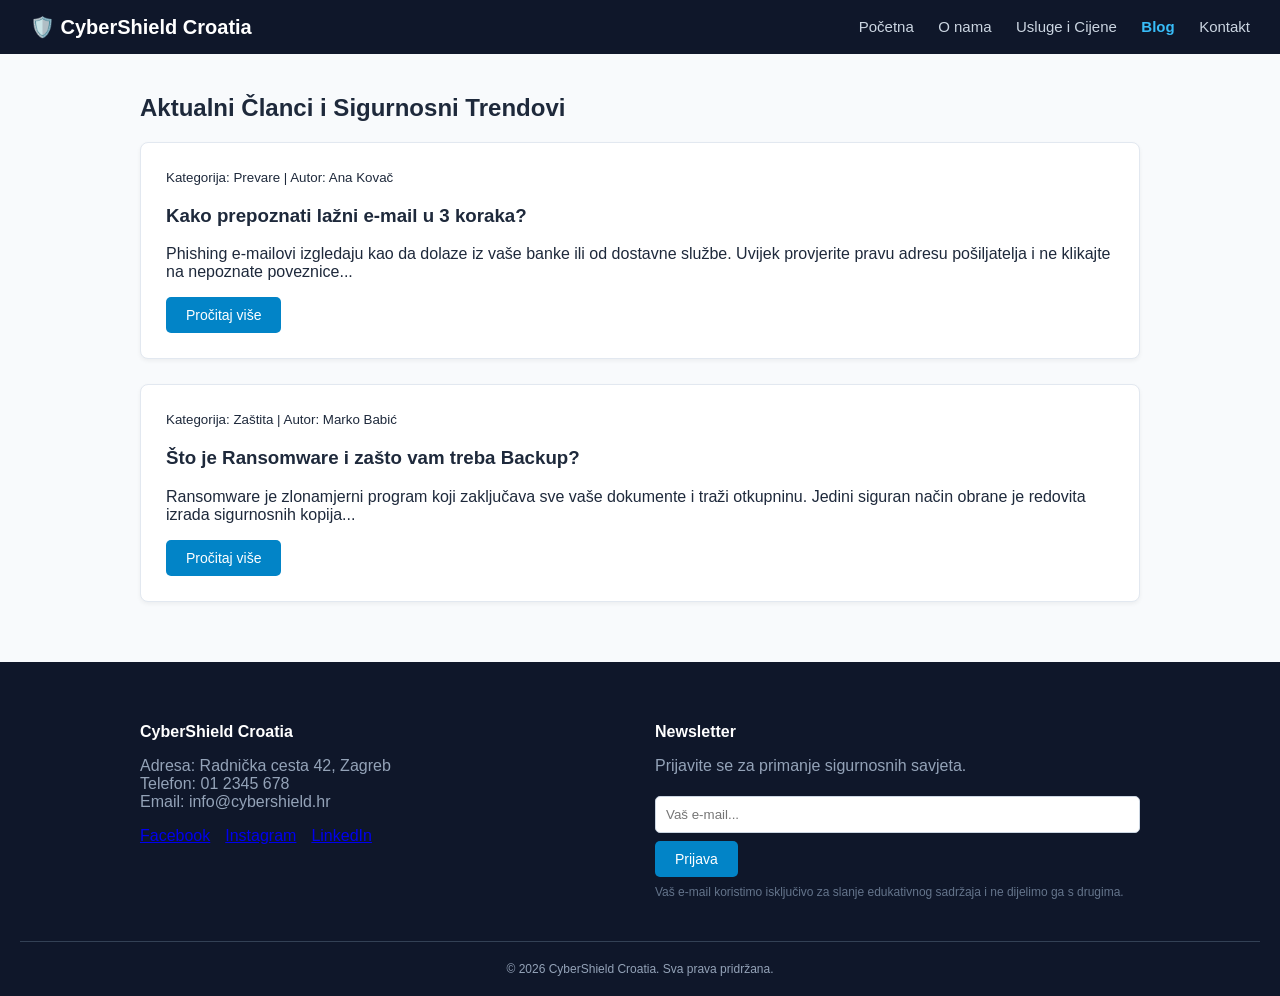
<file: blog.html>
<!DOCTYPE html>
<html lang="hr">
<head>
    <meta charset="UTF-8">
    <title>CyberShield Croatia - Blog</title>
    <link rel="stylesheet" href="stil.css">
</head>
<body>

    <header>
        <a href="index.html" class="logo">🛡️ CyberShield Croatia</a>
        <nav>
            <a href="index.html">Početna</a>
            <a href="o-nama.html">O nama</a>
            <a href="usluge.html">Usluge i Cijene</a>
            <a href="blog.html" class="aktivno">Blog</a>
            <a href="kontakt.html">Kontakt</a>
        </nav>
    </header>

    <div class="kontejner">
        <h2>Aktualni Članci i Sigurnosni Trendovi</h2>
        
        <div class="kartica">
            <small>Kategorija: Prevare | Autor: Ana Kovač</small>
            <h3>Kako prepoznati lažni e-mail u 3 koraka?</h3>
            <p>Phishing e-mailovi izgledaju kao da dolaze iz vaše banke ili od dostavne službe. Uvijek provjerite pravu adresu pošiljatelja i ne klikajte na nepoznate poveznice...</p>
            <button class="gumb" onclick="alert('Članak: Uvijek provjerite domenu pošiljatelja i izbjegavajte unošenje lozinki na sumnjivim stranicama.')">Pročitaj više</button>
        </div>

        <div class="kartica">
            <small>Kategorija: Zaštita | Autor: Marko Babić</small>
            <h3>Što je Ransomware i zašto vam treba Backup?</h3>
            <p>Ransomware je zlonamjerni program koji zaključava sve vaše dokumente i traži otkupninu. Jedini siguran način obrane je redovita izrada sigurnosnih kopija...</p>
            <button class="gumb" onclick="alert('Članak: Redovito radite rezervne kopije podataka na vanjski disk koji nije stalno spojen na računalo.')">Pročitaj više</button>
        </div>
    </div>

    <footer>
        <div class="footer-sadrzaj">
            <div class="footer-kolona">
                <h4>CyberShield Croatia</h4>
                <p>Adresa: Radnička cesta 42, Zagreb<br>Telefon: 01 2345 678<br>Email: info@cybershield.hr</p>
                <div class="drustvene-mreze">
                    <a href="https://facebook.com" target="_blank">Facebook</a>
                    <a href="https://instagram.com" target="_blank">Instagram</a>
                    <a href="https://linkedin.com" target="_blank">LinkedIn</a>
                </div>
            </div>
            <div class="footer-kolona">
                <h4>Newsletter</h4>
                <p>Prijavite se za primanje sigurnosnih savjeta.</p>
                <form onsubmit="alert('Hvala na prijavi!'); return false;">
                    <input type="email" placeholder="Vaš e-mail..." required>
                    <button type="submit" class="gumb" style="margin-top: 8px;">Prijava</button>
                </form>
                <p class="privatnost-tekst">Vaš e-mail koristimo isključivo za slanje edukativnog sadržaja i ne dijelimo ga s drugima.</p>
            </div>
        </div>
        <div class="kopirajt">© 2026 CyberShield Croatia. Sva prava pridržana.</div>
    </footer>

</body>
</html>
</file>
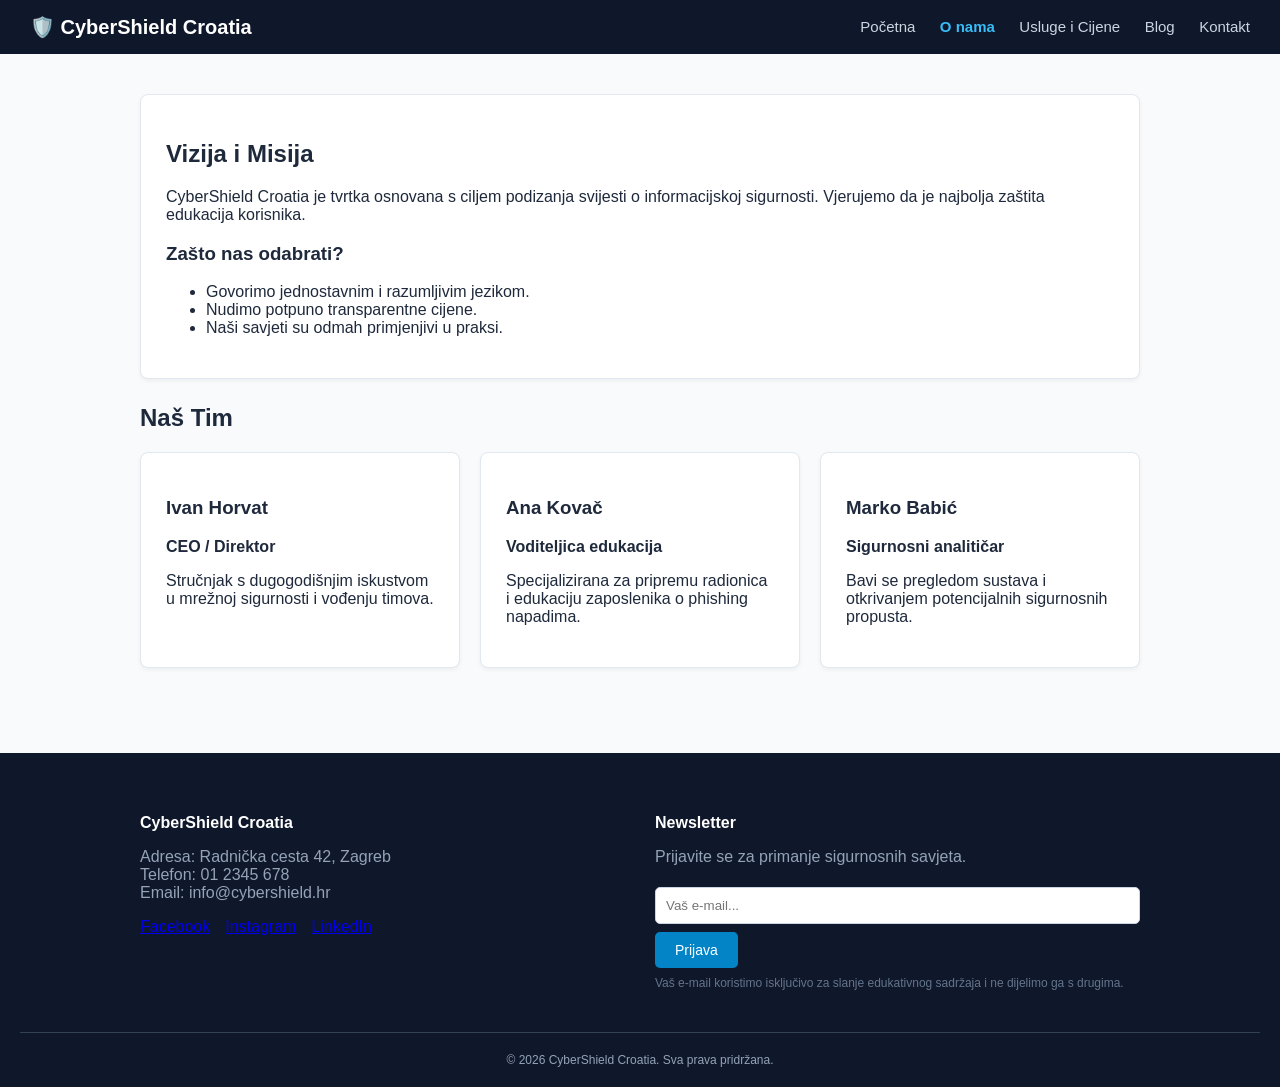
<file: o-nama.html>
<!DOCTYPE html>
<html lang="hr">
<head>
    <meta charset="UTF-8">
    <title>CyberShield Croatia - O nama</title>
    <link rel="stylesheet" href="stil.css">
</head>
<body>

    <header>
        <a href="index.html" class="logo">🛡️ CyberShield Croatia</a>
        <nav>
            <a href="index.html">Početna</a>
            <a href="o-nama.html" class="aktivno">O nama</a>
            <a href="usluge.html">Usluge i Cijene</a>
            <a href="blog.html">Blog</a>
            <a href="kontakt.html">Kontakt</a>
        </nav>
    </header>

    <div class="kontejner">
        <div class="kartica">
            <h2>Vizija i Misija</h2>
            <p>CyberShield Croatia je tvrtka osnovana s ciljem podizanja svijesti o informacijskoj sigurnosti. Vjerujemo da je najbolja zaštita edukacija korisnika.</p>
            <h3>Zašto nas odabrati?</h3>
            <ul>
                <li>Govorimo jednostavnim i razumljivim jezikom.</li>
                <li>Nudimo potpuno transparentne cijene.</li>
                <li>Naši savjeti su odmah primjenjivi u praksi.</li>
            </ul>
        </div>

        <h2>Naš Tim</h2>
        <div class="mreza-3">
            <div class="kartica">
                <h3>Ivan Horvat</h3>
                <p><strong>CEO / Direktor</strong></p>
                <p>Stručnjak s dugogodišnjim iskustvom u mrežnoj sigurnosti i vođenju timova.</p>
            </div>
            <div class="kartica">
                <h3>Ana Kovač</h3>
                <p><strong>Voditeljica edukacija</strong></p>
                <p>Specijalizirana za pripremu radionica i edukaciju zaposlenika o phishing napadima.</p>
            </div>
            <div class="kartica">
                <h3>Marko Babić</h3>
                <p><strong>Sigurnosni analitičar</strong></p>
                <p>Bavi se pregledom sustava i otkrivanjem potencijalnih sigurnosnih propusta.</p>
            </div>
        </div>
    </div>

    <footer>
        <div class="footer-sadrzaj">
            <div class="footer-kolona">
                <h4>CyberShield Croatia</h4>
                <p>Adresa: Radnička cesta 42, Zagreb<br>Telefon: 01 2345 678<br>Email: info@cybershield.hr</p>
                <div class="drustvene-mreze">
                    <a href="https://facebook.com" target="_blank">Facebook</a>
                    <a href="https://instagram.com" target="_blank">Instagram</a>
                    <a href="https://linkedin.com" target="_blank">LinkedIn</a>
                </div>
            </div>
            <div class="footer-kolona">
                <h4>Newsletter</h4>
                <p>Prijavite se za primanje sigurnosnih savjeta.</p>
                <form onsubmit="alert('Hvala na prijavi!'); return false;">
                    <input type="email" placeholder="Vaš e-mail..." required>
                    <button type="submit" class="gumb" style="margin-top: 8px;">Prijava</button>
                </form>
                <p class="privatnost-tekst">Vaš e-mail koristimo isključivo za slanje edukativnog sadržaja i ne dijelimo ga s drugima.</p>
            </div>
        </div>
        <div class="kopirajt">© 2026 CyberShield Croatia. Sva prava pridržana.</div>
    </footer>

</body>
</html>
</file>
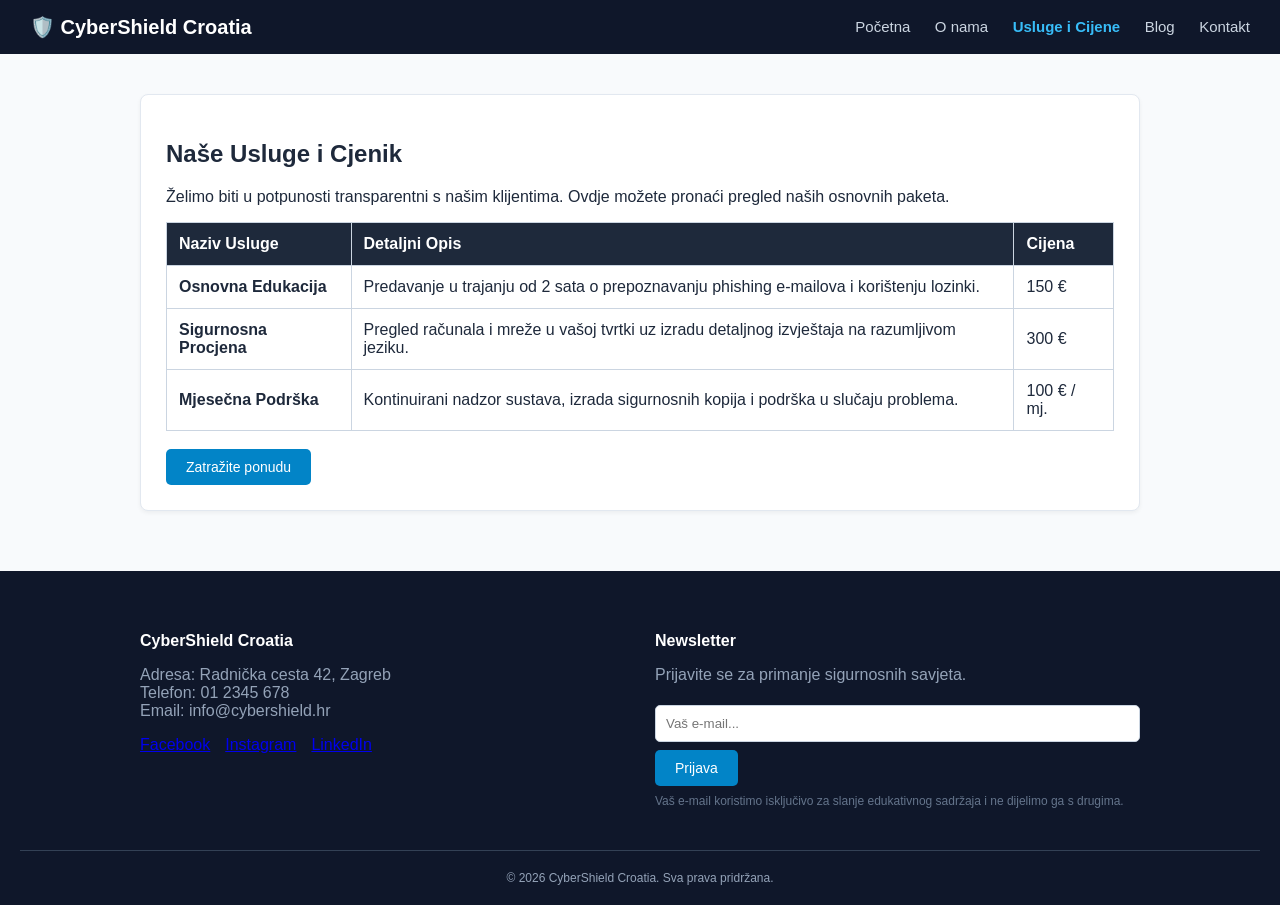
<file: usluge.html>
<!DOCTYPE html>
<html lang="hr">
<head>
    <meta charset="UTF-8">
    <title>CyberShield Croatia - Usluge</title>
    <link rel="stylesheet" href="stil.css">
</head>
<body>

    <header>
        <a href="index.html" class="logo">🛡️ CyberShield Croatia</a>
        <nav>
            <a href="index.html">Početna</a>
            <a href="o-nama.html">O nama</a>
            <a href="usluge.html" class="aktivno">Usluge i Cijene</a>
            <a href="blog.html">Blog</a>
            <a href="kontakt.html">Kontakt</a>
        </nav>
    </header>

    <div class="kontejner">
        <div class="kartica">
            <h2>Naše Usluge i Cjenik</h2>
            <p>Želimo biti u potpunosti transparentni s našim klijentima. Ovdje možete pronaći pregled naših osnovnih paketa.</p>

            <table>
                <thead>
                    <tr>
                        <th>Naziv Usluge</th>
                        <th>Detaljni Opis</th>
                        <th>Cijena</th>
                    </tr>
                </thead>
                <tbody>
                    <tr>
                        <td><strong>Osnovna Edukacija</strong></td>
                        <td>Predavanje u trajanju od 2 sata o prepoznavanju phishing e-mailova i korištenju lozinki.</td>
                        <td>150 €</td>
                    </tr>
                    <tr>
                        <td><strong>Sigurnosna Procjena</strong></td>
                        <td>Pregled računala i mreže u vašoj tvrtki uz izradu detaljnog izvještaja na razumljivom jeziku.</td>
                        <td>300 €</td>
                    </tr>
                    <tr>
                        <td><strong>Mjesečna Podrška</strong></td>
                        <td>Kontinuirani nadzor sustava, izrada sigurnosnih kopija i podrška u slučaju problema.</td>
                        <td>100 € / mj.</td>
                    </tr>
                </tbody>
            </table>
            <br>
            <a href="kontakt.html" class="gumb">Zatražite ponudu</a>
        </div>
    </div>

    <footer>
        <div class="footer-sadrzaj">
            <div class="footer-kolona">
                <h4>CyberShield Croatia</h4>
                <p>Adresa: Radnička cesta 42, Zagreb<br>Telefon: 01 2345 678<br>Email: info@cybershield.hr</p>
                <div class="drustvene-mreze">
                    <a href="https://facebook.com" target="_blank">Facebook</a>
                    <a href="https://instagram.com" target="_blank">Instagram</a>
                    <a href="https://linkedin.com" target="_blank">LinkedIn</a>
                </div>
            </div>
            <div class="footer-kolona">
                <h4>Newsletter</h4>
                <p>Prijavite se za primanje sigurnosnih savjeta.</p>
                <form onsubmit="alert('Hvala na prijavi!'); return false;">
                    <input type="email" placeholder="Vaš e-mail..." required>
                    <button type="submit" class="gumb" style="margin-top: 8px;">Prijava</button>
                </form>
                <p class="privatnost-tekst">Vaš e-mail koristimo isključivo za slanje edukativnog sadržaja i ne dijelimo ga s drugima.</p>
            </div>
        </div>
        <div class="kopirajt">© 2026 CyberShield Croatia. Sva prava pridržana.</div>
    </footer>

</body>
</html>
</file>
<file: stil.css>
/* OSNOVNE POSTAVKE */
body {
    font-family: Arial, sans-serif;
    margin: 0;
    padding: 0;
    background-color: #f8fafc;
    color: #1e293b;
}

/* ZAGLAVLJE I NAVIGACIJA */
header {
    background-color: #0f172a;
    color: #ffffff;
    padding: 15px 30px;
    display: flex;
    justify-content: space-between;
    align-items: center;
}

.logo {
    font-size: 20px;
    font-weight: bold;
    color: #ffffff;
    text-decoration: none;
}

nav a {
    color: #cbd5e1;
    text-decoration: none;
    margin-left: 20px;
    font-size: 15px;
}

nav a:hover, nav a.aktivno {
    color: #38bdf8;
    font-weight: bold;
}

/* GLAVNI SADRŽAJ */
.kontejner {
    max-width: 1000px;
    margin: 40px auto;
    padding: 0 20px;
}

.kartica {
    background-color: #ffffff;
    border: 1px solid #e2e8f0;
    border-radius: 8px;
    padding: 25px;
    margin-bottom: 25px;
    box-shadow: 0 2px 4px rgba(0,0,0,0.05);
}

.mreza-3 {
    display: flex;
    gap: 20px;
}

.mreza-3 .kartica {
    flex: 1;
}

/* GUMBI */
.gumb {
    display: inline-block;
    background-color: #0284c7;
    color: #ffffff;
    padding: 10px 20px;
    text-decoration: none;
    border-radius: 5px;
    border: none;
    cursor: pointer;
    font-size: 14px;
}

.gumb:hover {
    background-color: #0369a1;
}

/* TABLICA CIJENA */
table {
    width: 100%;
    border-collapse: collapse;
    margin-top: 15px;
}

table, th, td {
    border: 1px solid #cbd5e1;
}

th, td {
    padding: 12px;
    text-align: left;
}

th {
    background-color: #1e293b;
    color: #ffffff;
}

/* FORME */
label {
    display: block;
    margin-top: 10px;
    font-weight: bold;
    font-size: 14px;
}

input, textarea {
    width: 100%;
    padding: 10px;
    margin-top: 5px;
    border: 1px solid #cbd5e1;
    border-radius: 5px;
    box-sizing: border-box;
}

/* FOOTER */
footer {
    background-color: #0f172a;
    color: #94a3b8;
    padding: 40px 20px 20px 20px;
    margin-top: 60px;
}

.footer-sadrzaj {
    max-width: 1000px;
    margin: 0 auto;
    display: flex;
    justify-content: space-between;
    gap: 30px;
}

.footer-kolona {
    flex: 1;
}

.footer-kolona h4 {
    color: #ffffff;
    margin-bottom: 12px;
}

.drustvene-mreze {
    display: flex !important;
    flex-direction: row !important;
    gap: 15px; 
    margin-top: 15px; 
}


.drustvene-mreze img {
    width: 32px !important;
    height: 32px !important;
    object-fit: contain;
}

.privatnost-tekst {
    font-size: 12px;
    color: #64748b;
    margin-top: 8px;
}

.kopirajt {
    text-align: center;
    border-top: 1px solid #334155;
    padding-top: 20px;
    margin-top: 30px;
    font-size: 12px;
}
</file>
